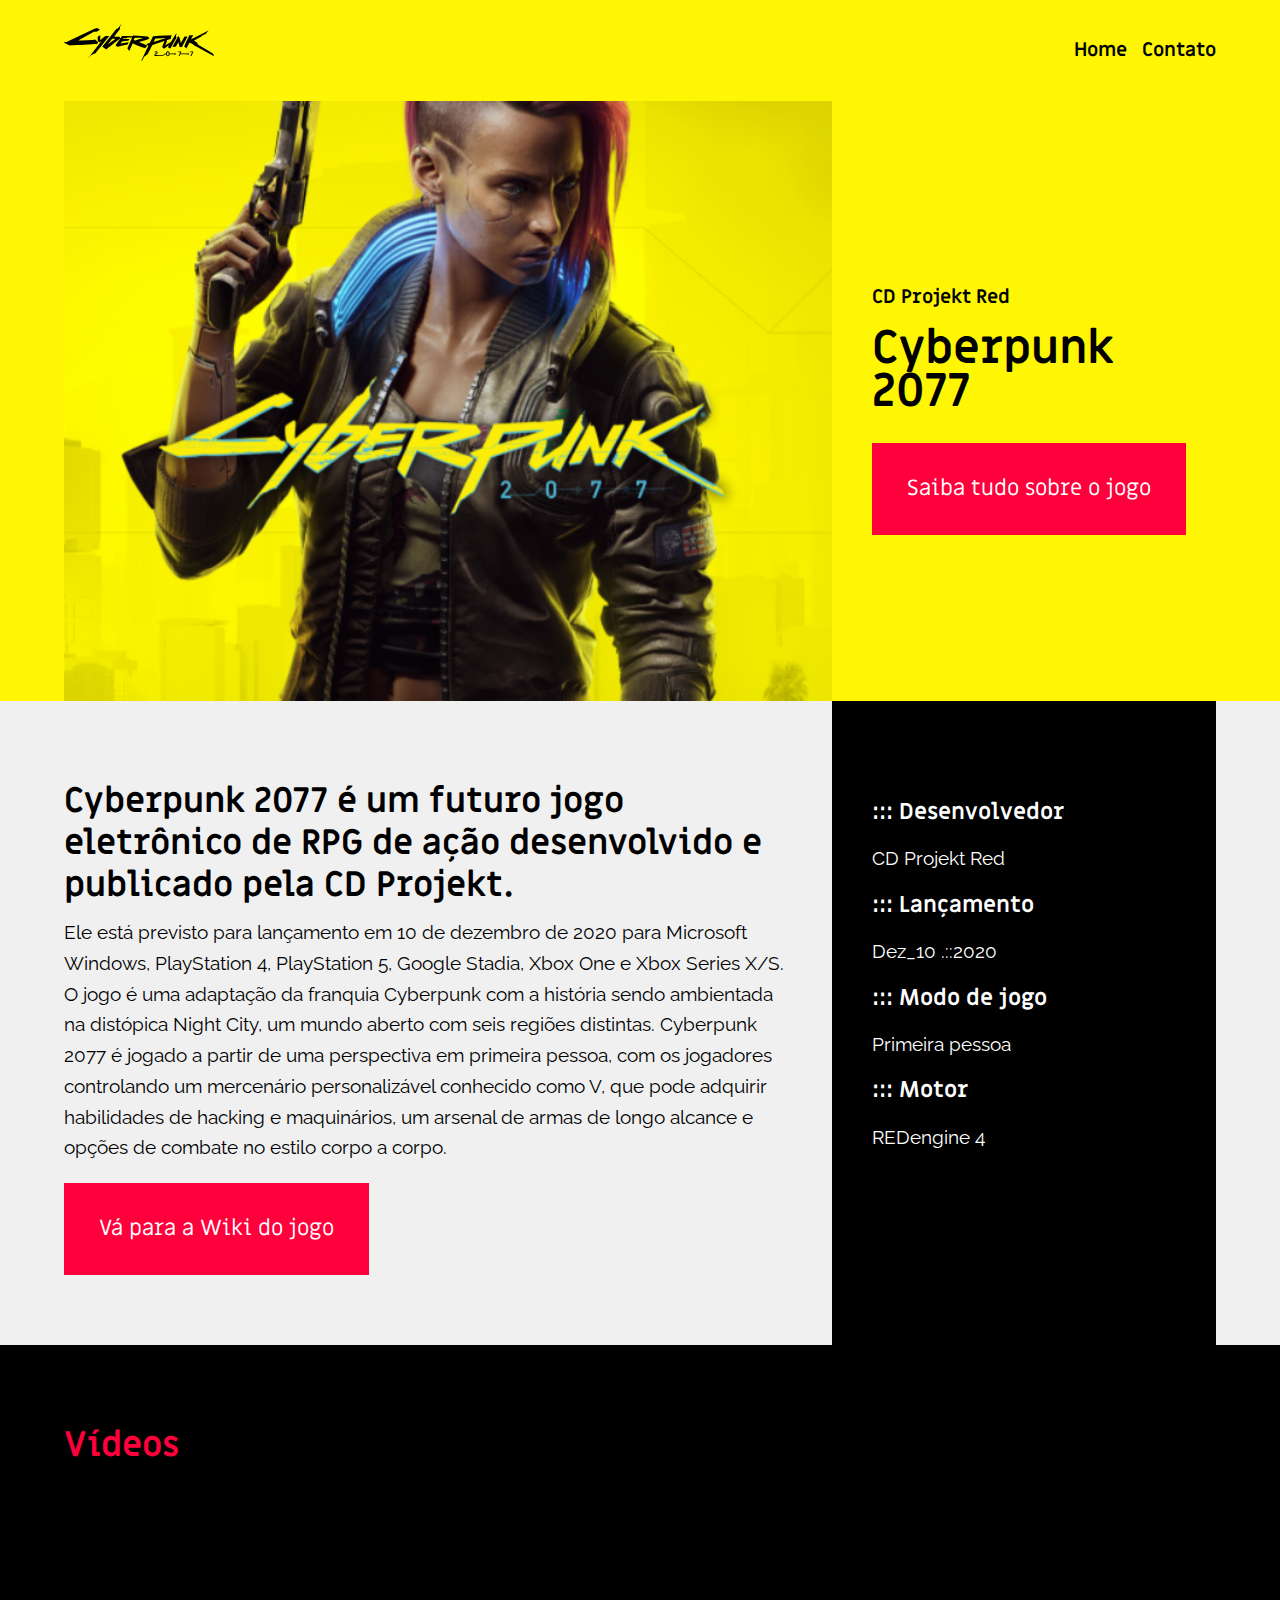
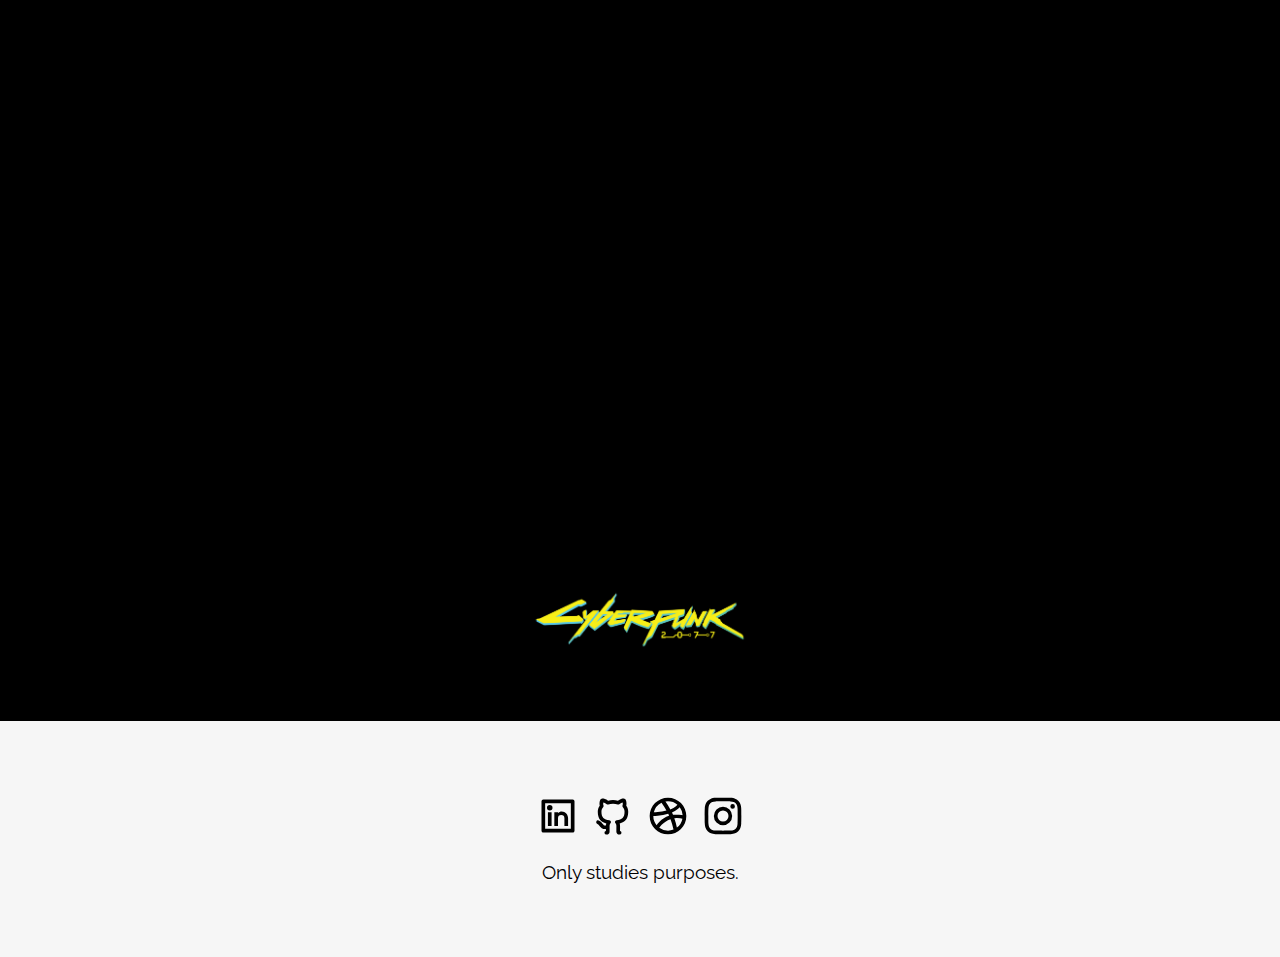
<file: index.html>
<!DOCTYPE html>
<html lang="pt-br">

<head>
    <meta charset="UTF-8">
    <meta name="viewport" content="width=device-width, initial-scale=1.0">
    <link rel="stylesheet" href="./assets/css/style.css">
    <title>Cyberpunk 2077</title>
</head>

<body>
    <nav>
        <div class="container ps-20">
            <a href="./index.html"><img src="./assets/images/Ativo 1logo.svg" alt=""></a>
            <ul id="menu">
                <li>
                    <a href="./index.html">Home</a>
                </li>
                <li>
                    <a href="./contact.html">Contato</a>
                </li>
            </ul>
        </div>
    </nav>

    <section class="y-section">
        <div class="container flexgrid flex-center">
            <div class="hero-img">
                <img src="./assets/images/Cyberpunk2077-keyart-female_v.png"
                    alt="Capa do jogo eletrônico Cyberpunk 2077">
            </div>
            <div class="hero-txt ps-20  m-70">
                <h4><strong>CD Projekt Red</strong></h4>
                <h1>Cyberpunk 2077</h1>
                <button><a href="#main-content">Saiba tudo sobre o jogo</a></button>
            </div>
        </div>
    </section>
    <main>
        <div class="container flexgrid">
            <div class="main-txt pd-70 ps-20  m-70">
                <h2 id="main-content"><strong>Cyberpunk 2077</strong> é um futuro jogo eletrônico de RPG de ação desenvolvido e publicado
                    pela CD Projekt.</h2>
                <p> Ele está previsto para lançamento em 10 de dezembro de 2020 para Microsoft Windows,
                    PlayStation 4,
                    PlayStation 5, Google Stadia, Xbox One e Xbox Series X/S. O jogo é uma adaptação da franquia
                    Cyberpunk
                    com a
                    história sendo ambientada na distópica Night City, um mundo aberto com seis regiões distintas.
                    Cyberpunk
                    2077 é
                    jogado a partir de uma perspectiva em primeira pessoa, com os jogadores controlando um mercenário
                    personalizável
                    conhecido como V, que pode adquirir habilidades de hacking e maquinários, um arsenal de armas de
                    longo
                    alcance e
                    opções de combate no estilo corpo a corpo.</p>
                <button><a href="https://pt.wikipedia.org/wiki/Cyberpunk_2077" target="_blank">Vá para a Wiki do
                        jogo</a></button>
            </div>
            <div class="main-info pd-70 ps-20">
                <h3>::: Desenvolvedor</h3>
                <p>CD Projekt Red</p>
                <h3>::: Lançamento</h3>
                <p>Dez_10 .::2020</p>
                <h3>::: Modo de jogo</h3>
                <p>Primeira pessoa</p>
                <h3>::: Motor</h3>
                <p>REDengine 4</p>
                <br>
            </div>
        </div>

    </main>
    <section class="s-video pd-70">
        <div class="container ps-20">
            <h2>Vídeos</h2>
            <iframe width="100%" height="700px" src="https://www.youtube.com/embed/BO8lX3hDU30" frameborder="0"
                allow="accelerometer; autoplay; clipboard-write; encrypted-media; gyroscope; picture-in-picture"
                allowfullscreen></iframe>
            <div class="flex-center">
                <img src="./assets/images/cyberpunk_2077_logo_by_cporsdesigns_ddze1a4-fullview.png" alt="" width="20%">
            </div>
        </div>
    </section>

    <footer class="container center pd-70">
        <div>
            <a href="#"><img class="tm-social p-30" src="./assets/images/linkedin-box-line.svg" alt=""></a>
            <a href="#"><img class="tm-social p-30" src="./assets/images/github-line.svg" alt=""></a>
            <a href="#"><img class="tm-social p-30" src="./assets/images/dribbble-line.svg" alt=""></a>
            <a href="#"><img class="tm-social p-30" src="./assets/images/instagram-line.svg" alt=""></a>
        </div>
        <p>Only studies purposes.</p>
    </footer>
    <script src="./assets/js/script.js"></script>
</body>

</html>
</file>
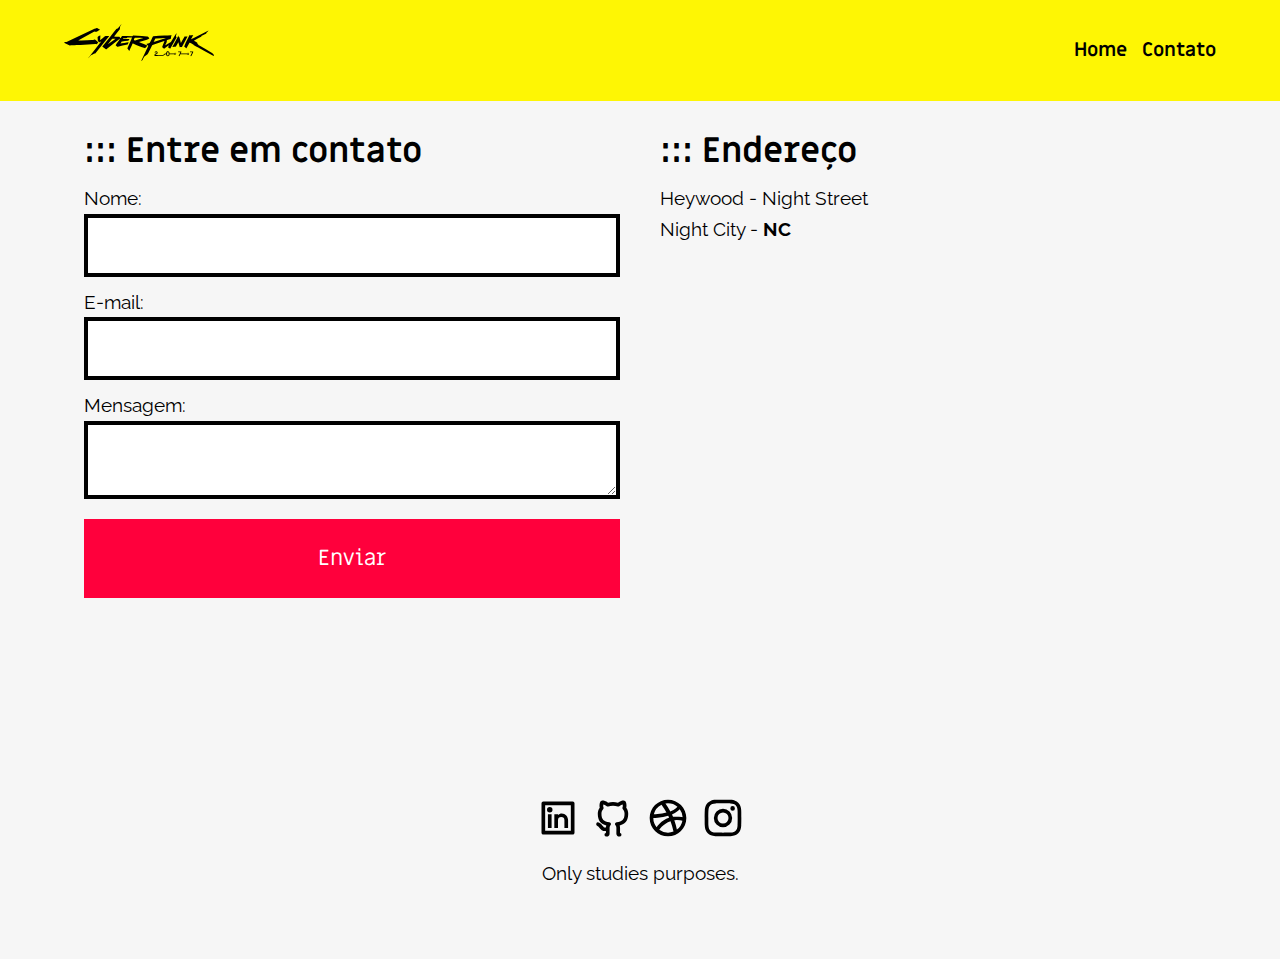
<file: contact.html>
<!DOCTYPE html>
<html lang="pt-br">

<head>
    <meta charset="UTF-8">
    <meta name="viewport" content="width=device-width, initial-scale=1.0">
    <link rel="stylesheet" href="./assets/css/style.css">
    <title>Contato</title>
</head>

<body>
    <nav>
        <div class="container ps-20">
            <a href="./index.html"><img src="./assets/images/Ativo 1logo.svg" alt=""></a>
            <ul id="menu">
                <li>
                    <a href="./index.html">Home</a>
                </li>
                <li>
                    <a href="./contact.html">Contato</a>
                </li>
            </ul>
        </div>
    </nav>

    <section class="container flexgrid">
        <form action="" class="flexcolumn">
            <h2>::: Entre em contato</h2>
            <label for="name">Nome:</label>
            <div id='txtNome'></div>
            <input type="text" id="name" onkeyup="nameValidation()">

            <label for="email">E-mail:</label>
            <div id='txtEmail'></div>
            <input type="email" id="email" onkeyup="emailValidation()">

            <label for="message">Mensagem:</label>
            <div id='txtMsg'></div>
            <textarea name="message" id="message" onkeyup="msmValidation()"></textarea>

            <button type="submit" onclick="send()" >Enviar</button>
        </form>


        <div class="adress">
            <h2>::: Endereço</h2>
            <p>Heywood - Night Street</p>
            <p>Night City - <strong>NC</strong></p>
            <iframe
                src="https://www.google.com/maps/embed?pb=!1m18!1m12!1m3!1d3656.1499835063582!2d-46.62461139999998!3d-23.598953399999996!2m3!1f0!2f0!3f0!3m2!1i1024!2i768!4f13.1!3m3!1m2!1s0x94ce5bc90baf6535%3A0x64c303d22d9f08fa!2sR.%20Santa%20Cruz%2C%20S%C3%A3o%20Paulo%20-%20SP!5e0!3m2!1sen!2sbr!4v1605886987464!5m2!1sen!2sbr"
                width="100%" height="450" frameborder="0" style="border:0;" allowfullscreen="" aria-hidden="false"
                tabindex="0" onmousemove="zoom()" onmouseout="zoomOut()" id='map'></iframe>
        </div>

    </section>

    <footer class="container center pd-70">
        <div>
            <a href="#"><img class="tm-social p-30" src="./assets/images/linkedin-box-line.svg" alt=""></a>
            <a href="#"><img class="tm-social p-30" src="./assets/images/github-line.svg" alt=""></a>
            <a href="#"><img class="tm-social p-30" src="./assets/images/dribbble-line.svg" alt=""></a>
            <a href="#"><img class="tm-social p-30" src="./assets/images/instagram-line.svg" alt=""></a>
        </div>
        <p>Only studies purposes.</p>
    </footer>
    <script src="./assets/js/script.js"></script>
</body>

</html>
</file>
<file: assets/css/style.css>
@import url('https://fonts.googleapis.com/css2?family=Miriam+Libre:wght@700&family=Raleway&display=swap');

html {
  box-sizing: border-box;
  font-size: 1.2rem;
  line-height: 1.6rem;
  background-color: #F6F6F6;
}

*, *:before, *:after {
  box-sizing: inherit;
  -webkit-font-smoothing: antialiased;
  -moz-osx-font-smoothing: grayscale;

}

h1, h2, h3, h4, h5, h6, a {
    margin: 0 auto;
    padding: 0;
    font-family: 'Miriam Libre', sans-serif;
    margin: 10px 0;
    line-height: 2.2rem;
    text-decoration: none;
}

button > a {
    color: #fff;
}

h1 {
    font-size: 2.4rem;
}

h2 {
    font-size: 1.8rem;
}

body, p, ol {
  margin: 0 auto;
  padding: 0;
  font-family: 'Raleway', sans-serif;
  
}

body {
    overflow-y:scroll;
}

img {
  max-width: 100%;
  height: auto;
  object-fit: cover;
  object-position: center;
}

input {
    border: solid 4px #000;
    padding: 20px;
    margin-bottom: 10px;
}

input:focus {
    border-radius: 0;
}

textarea {
    border: solid 4px #000;
    padding: 20px;
}

.center {
    text-align: center;
}

.container {
    margin: 0 auto;
    width: 90%;
    max-width: 1280px;
}

button {
    color: white;
    background-color: #FF003C;
    padding: 25px 35px;
    border: none;
    font-family: 'Miriam Libre', sans-serif;
    font-size: 22px;
    margin-top: 20px;
}

.pd-70 {
    padding: 70px 0;
}

.w-35 {
    width: 35%;
}
.w-50 {
    width: 50%;
}

.w-65 {
    width: 65%;
}

.flex {
    display: flex;
}

.flex-center {
    display: flex;
    justify-content: center;
    align-items: center;
}

.flexcolumn {
    display: flex;
    flex-direction: column;
}

.flexgrid {
    display: grid;
    grid-template-columns: repeat(6, 1fr);
}

@media (max-width: 1024px) {
    .container {
        width: 100%;
    }

    .flex {
        display: flex;
        flex-direction: column;
    }
    .flex-center {
        display: flex;
        flex-direction: column;
        justify-content: center;
        align-items: center;
    }

    iframe {
        height: 400px;
    }

    .m-70 {
        margin: 70px 0;
    }

    nav > #menu li{
        padding-left: 20px;
    }

    .ps-20 {
        padding: 0 20px;
    }

    .w-65 {
        width: 100%;
    }
    
    .flexgrid {
        display: grid;
        grid-template-columns: 1fr;
    }
}
/* index styles */
/* Nav */
nav {
    background-color: #FEF604;
}

nav .container {
    display: flex;
    justify-content: space-between;
    align-items: center;
}
nav .container img {
    width: 150px;
    height: auto;
}

#menu {
    padding: 10px 0;
}

#menu li{
    display: inline;
    padding: 20px 0;
    margin-left: 10px;
}

#menu li a {
    color: black;
    text-decoration: none;
    font-weight: 800;
}

#menu li a:hover {
    color: #FF003C;
}

/* Hero section */
.y-section {
    background-color: #FEF604;
    padding-bottom: 0px;
}

.hero-img {
    height: 600px;
    overflow: hidden;
    object-fit: cover;
    grid-column: span 4;
}
.hero-img img {
    width: 100%;
    height: 100%;
}

.hero-txt {
    grid-column: span 2;
    padding-left: 40px;
}

/* main */
main {
    background-color: #f0f0f0;
}

main div {
    justify-content: space-between;
}

.main-txt {
    grid-column: span 4;
    padding-right: 40px;
}

.main-info {
    background-color: #000000;
    color: #fff;
    padding: 80px 40px;
    grid-column: span 2;
}

/* s-video */
.s-video {
    background-color: #000;
    color: #FF003C;
    
}

/* Footer */
footer {
    padding: 70px 0;
}

.tm-social {
    width: 50px;
    height: 50px;
}

.p-30 {
    padding: 3px;
}

/* Contact page */
form {
    grid-column: span 3;
    padding: 20px;
}

.adress {
    grid-column: span 3;
    padding: 20px;
}
</file>
